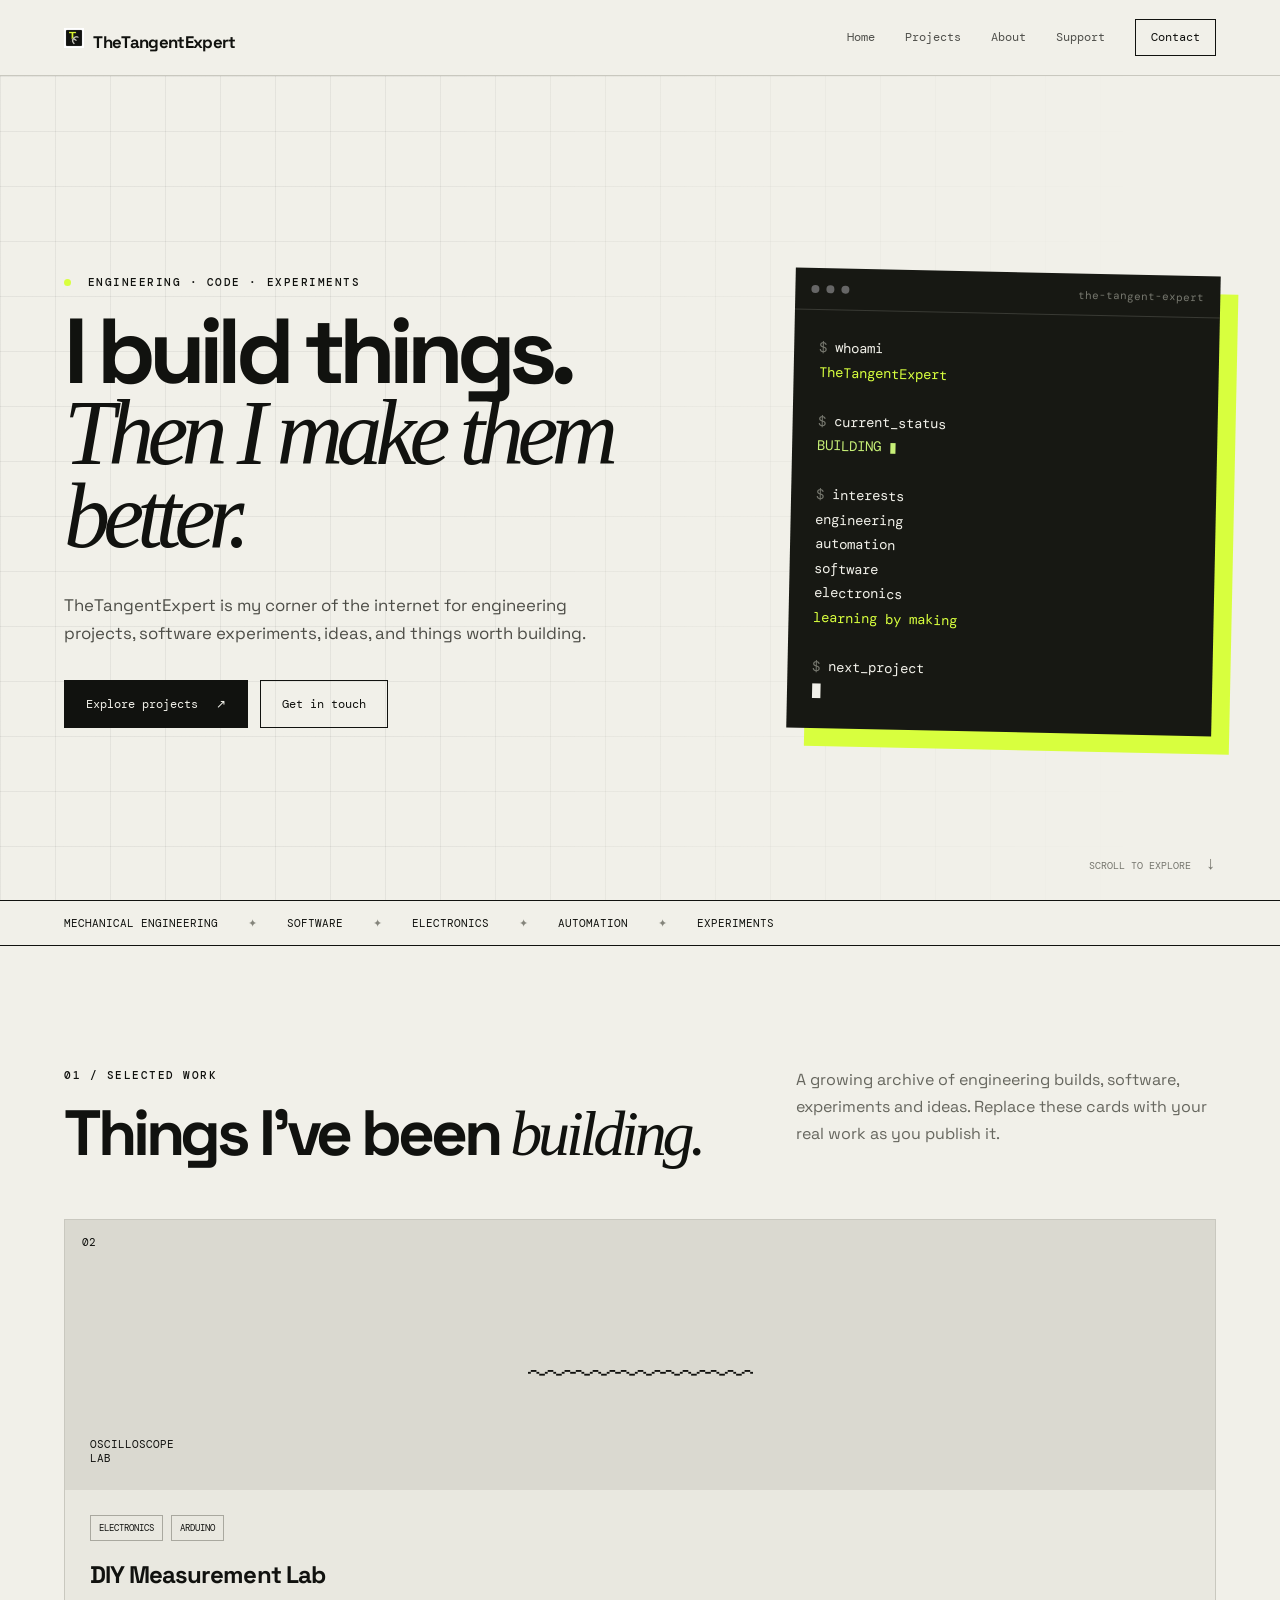
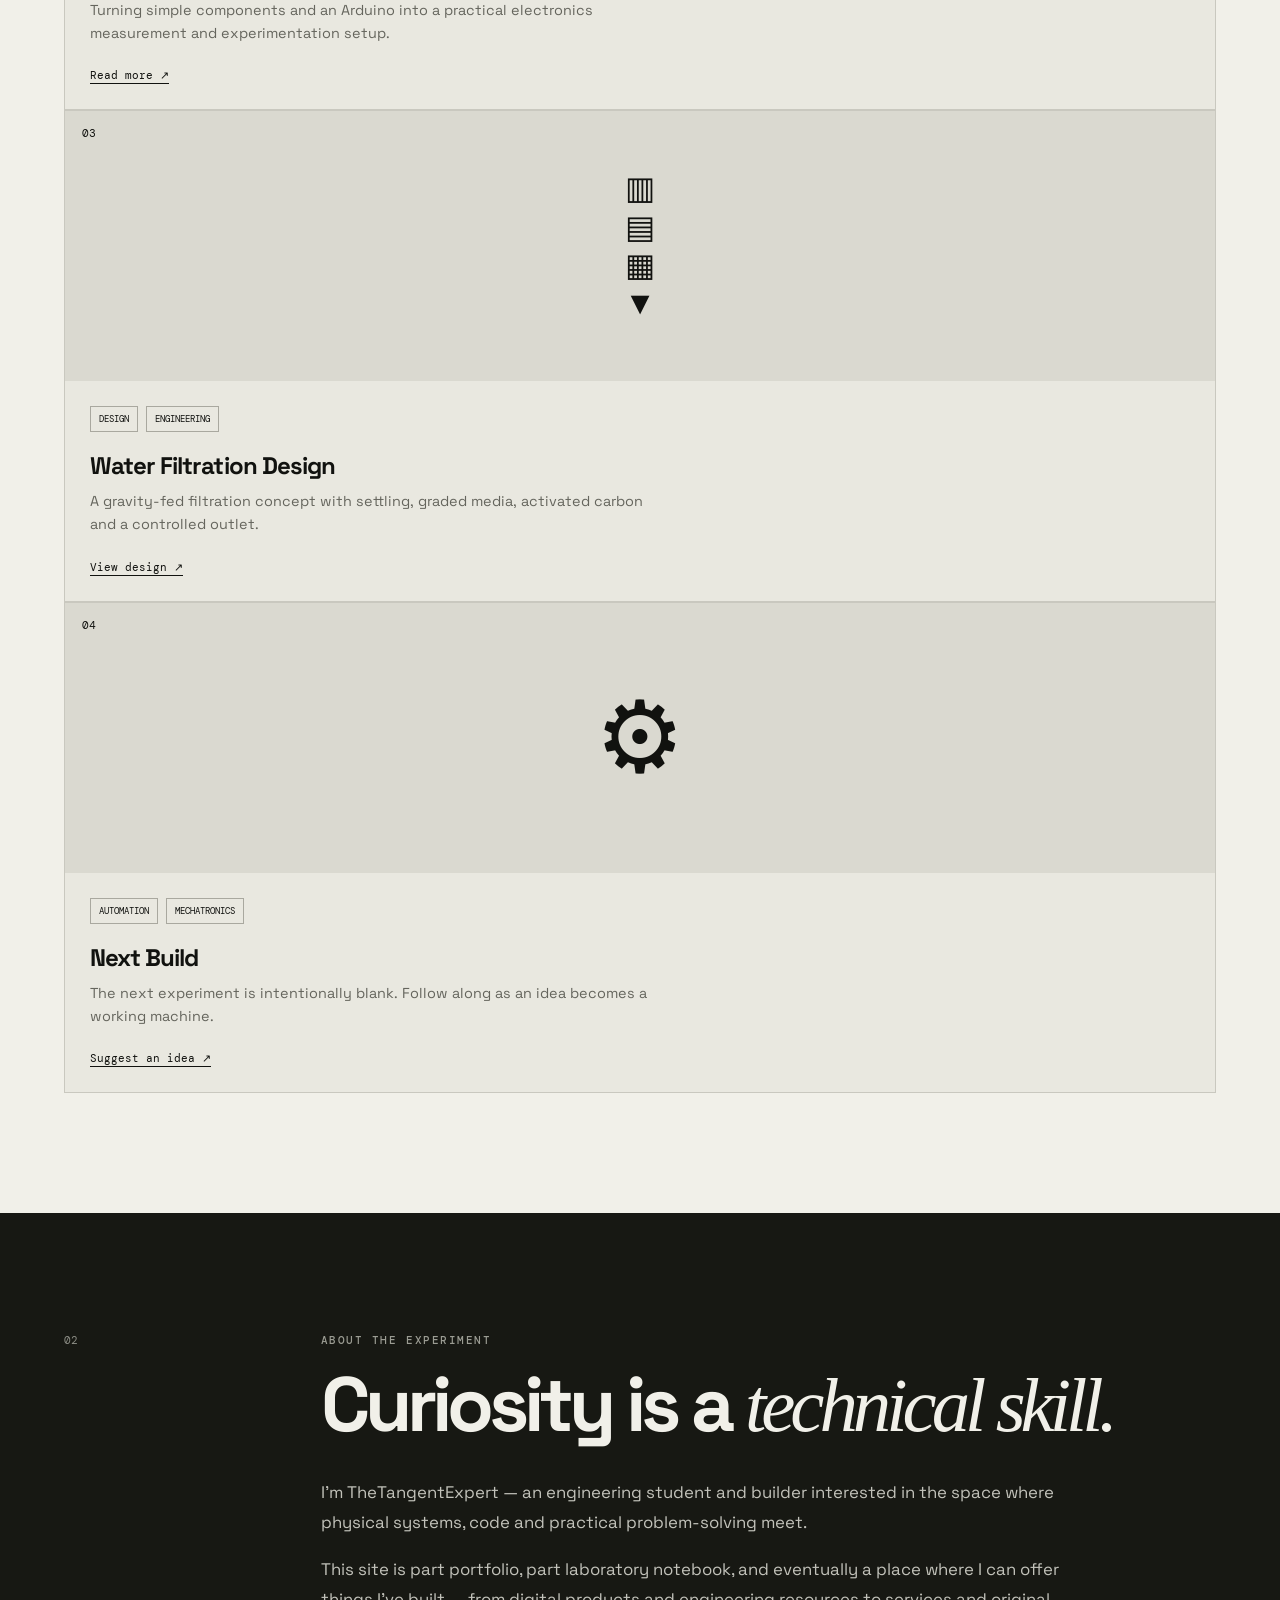
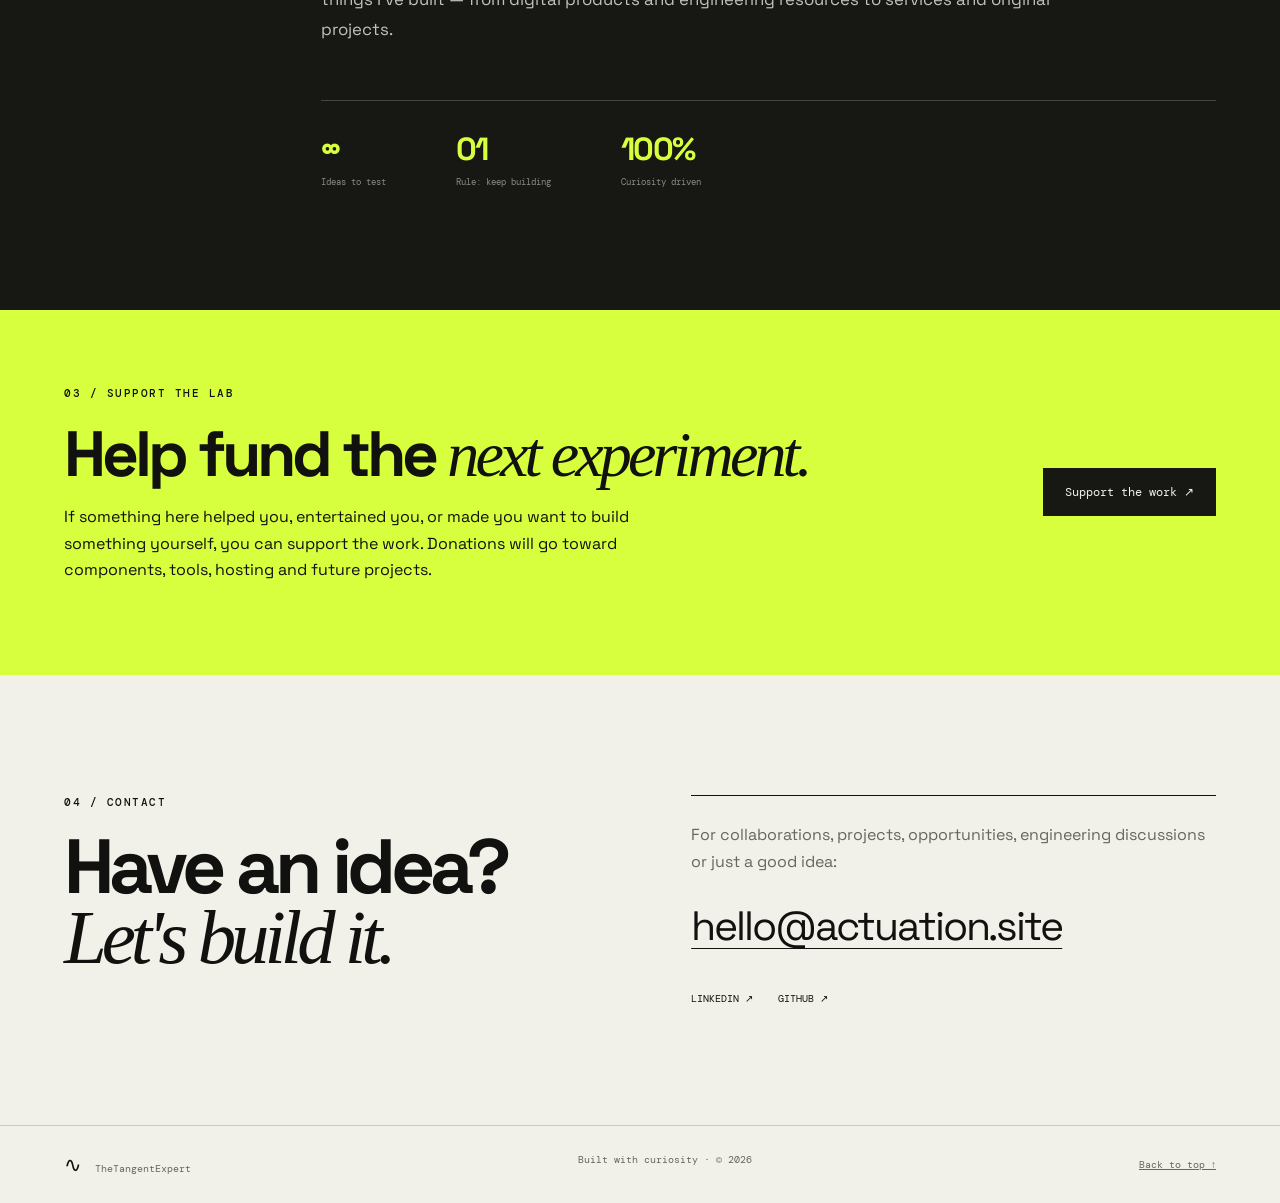
<file: index.html>
<!DOCTYPE html>
<html lang="en">
<head>
  <!-- Google tag (gtag.js) -->
<script async src="https://www.googletagmanager.com/gtag/js?id=G-ZDXHP2GFPJ"></script>
<script>
  window.dataLayer = window.dataLayer || [];
  function gtag(){dataLayer.push(arguments);}
  gtag('js', new Date());

  gtag('config', 'G-ZDXHP2GFPJ');
</script>
  <meta charset="UTF-8">
  <meta name="viewport" content="width=device-width, initial-scale=1.0">
  <meta name="description" content="TheTangentExpert — engineering, experiments, software and projects by Tangeni.">
  <title>TheTangentExpert | Engineering in Motion</title>
  <link rel="icon" href="assets/icon.png" type="image/png">
  <link rel="stylesheet" href="style.css">
</head>
<body>
  <header class="nav">
    <a class="brand" href="/index.html"><span class="brand-mark"><img src="/assets/icon.png" alt="" width="20" height="20"></span> TheTangentExpert</a>
    <nav>
      <a href="/index.html">Home</a>
      <a href="/projects/index.html">Projects</a>
      <a href="/about/index.html">About</a>
      <a href="/support/index.html">Support</a>
      <a class="nav-cta" href="/contact/index.html">Contact</a>
    </nav>
    <button class="menu" aria-label="Open menu">☰</button>
  </header>

  <main id="top">
    <section class="hero">
      <div class="hero-grid"></div>
      <div class="hero-copy">
        <p class="eyebrow"><span></span> ENGINEERING · CODE · EXPERIMENTS</p>
        <h1>I build things.<br><em>Then I make them better.</em></h1>
        <p class="hero-text">TheTangentExpert is my corner of the internet for engineering projects, software experiments, ideas, and things worth building.</p>
        <div class="actions">
          <a class="button primary" href="projects/index.html">Explore projects <span>↗</span></a>
          <a class="button ghost" href="/contact/index.html">Get in touch</a>
        </div>
      </div>
      <div class="hero-card">
        <div class="terminal-top"><i></i><i></i><i></i><span>the-tangent-expert</span></div>
        <pre><span class="muted">$</span> whoami
<span class="accent">TheTangentExpert</span>

<span class="muted">$</span> current_status
<span class="ok">BUILDING ▮</span>

<span class="muted">$</span> interests
engineering
automation
software
electronics
<span class="accent">learning by making</span>

<span class="muted">$</span> next_project
<span class="cursor">█</span></pre>
      </div>
      <div class="scroll-note">SCROLL TO EXPLORE <span>↓</span></div>
    </section>

    <section class="ticker" aria-label="Topics">
      <div>MECHANICAL ENGINEERING</div><span>✦</span><div>SOFTWARE</div><span>✦</span><div>ELECTRONICS</div><span>✦</span><div>AUTOMATION</div><span>✦</span><div>EXPERIMENTS</div>
    </section>

    <section id="projects" class="section projects">
      <div class="section-head">
        <div>
          <p class="eyebrow">01 / SELECTED WORK</p>
          <h2>Things I've been <em>building.</em></h2>
        </div>
        <p class="section-intro">A growing archive of engineering builds, software, experiments and ideas. Replace these cards with your real work as you publish it.</p>
      </div>

        </article>
        <article class="project">
          <div class="project-art oscilloscope"><span>02</span><div class="wave">〰〰〰〰〰</div><b>OSCILLOSCOPE<br>LAB</b></div>
          <div class="project-body">
            <div class="tags"><span>ELECTRONICS</span><span>ARDUINO</span></div>
            <h3>DIY Measurement Lab</h3>
            <p>Turning simple components and an Arduino into a practical electronics measurement and experimentation setup.</p>
            <a href="#contact">Read more ↗</a>
          </div>
        </article>
        <article class="project">
          <div class="project-art filter"><span>03</span><div class="tank">▥<br>▤<br>▦<br>▼</div></div>
          <div class="project-body">
            <div class="tags"><span>DESIGN</span><span>ENGINEERING</span></div>
            <h3>Water Filtration Design</h3>
            <p>A gravity-fed filtration concept with settling, graded media, activated carbon and a controlled outlet.</p>
            <a href="#contact">View design ↗</a>
          </div>
        </article>
        <article class="project">
          <div class="project-art automation"><span>04</span><div class="gear">⚙</div></div>
          <div class="project-body">
            <div class="tags"><span>AUTOMATION</span><span>MECHATRONICS</span></div>
            <h3>Next Build</h3>
            <p>The next experiment is intentionally blank. Follow along as an idea becomes a working machine.</p>
            <a href="#contact">Suggest an idea ↗</a>
          </div>
        </article>
      </div>
    </section>

    <section id="about" class="section about">
      <div class="about-number">02</div>
      <div class="about-copy">
        <p class="eyebrow">ABOUT THE EXPERIMENT</p>
        <h2>Curiosity is a <em>technical skill.</em></h2>
        <p>I’m TheTangentExpert — an engineering student and builder interested in the space where physical systems, code and practical problem-solving meet.</p>
        <p>This site is part portfolio, part laboratory notebook, and eventually a place where I can offer things I've built — from digital products and engineering resources to services and original projects.</p>
        <div class="stats">
          <div><strong>∞</strong><span>Ideas to test</span></div>
          <div><strong>01</strong><span>Rule: keep building</span></div>
          <div><strong>100%</strong><span>Curiosity driven</span></div>
        </div>
      </div>
    </section>

    <section id="support" class="support">
      <div class="support-inner">
        <div>
          <p class="eyebrow">03 / SUPPORT THE LAB</p>
          <h2>Help fund the <em>next experiment.</em></h2>
          <p>If something here helped you, entertained you, or made you want to build something yourself, you can support the work. Donations will go toward components, tools, hosting and future projects.</p>
        </div>
        <a class="button light" href="mailto:hello@actuation.site?subject=Support%20TheTangentExpert">Support the work ↗</a>
      </div>
    </section>

    <section id="contact" class="section contact">
      <div>
        <p class="eyebrow">04 / CONTACT</p>
        <h2>Have an idea?<br><em>Let's build it.</em></h2>
      </div>
      <div class="contact-card">
        <p>For collaborations, projects, opportunities, engineering discussions or just a good idea:</p>
        <a class="email" href="mailto:hello@actuation.site">hello@actuation.site</a>
        <div class="contact-links">
          <a href="https://www.linkedin.com/" target="_blank" rel="noopener">LinkedIn ↗</a>
          <a href="https://github.com/" target="_blank" rel="noopener">GitHub ↗</a>
        </div>
      </div>
    </section>
  </main>

  <footer>
    <div><span class="brand-mark">∿</span> TheTangentExpert</div>
    <p>Built with curiosity · © 2026</p>
    <a href="#top">Back to top ↑</a>
  </footer>
  <script src="script.js"></script>
</body>
</html>
</file>
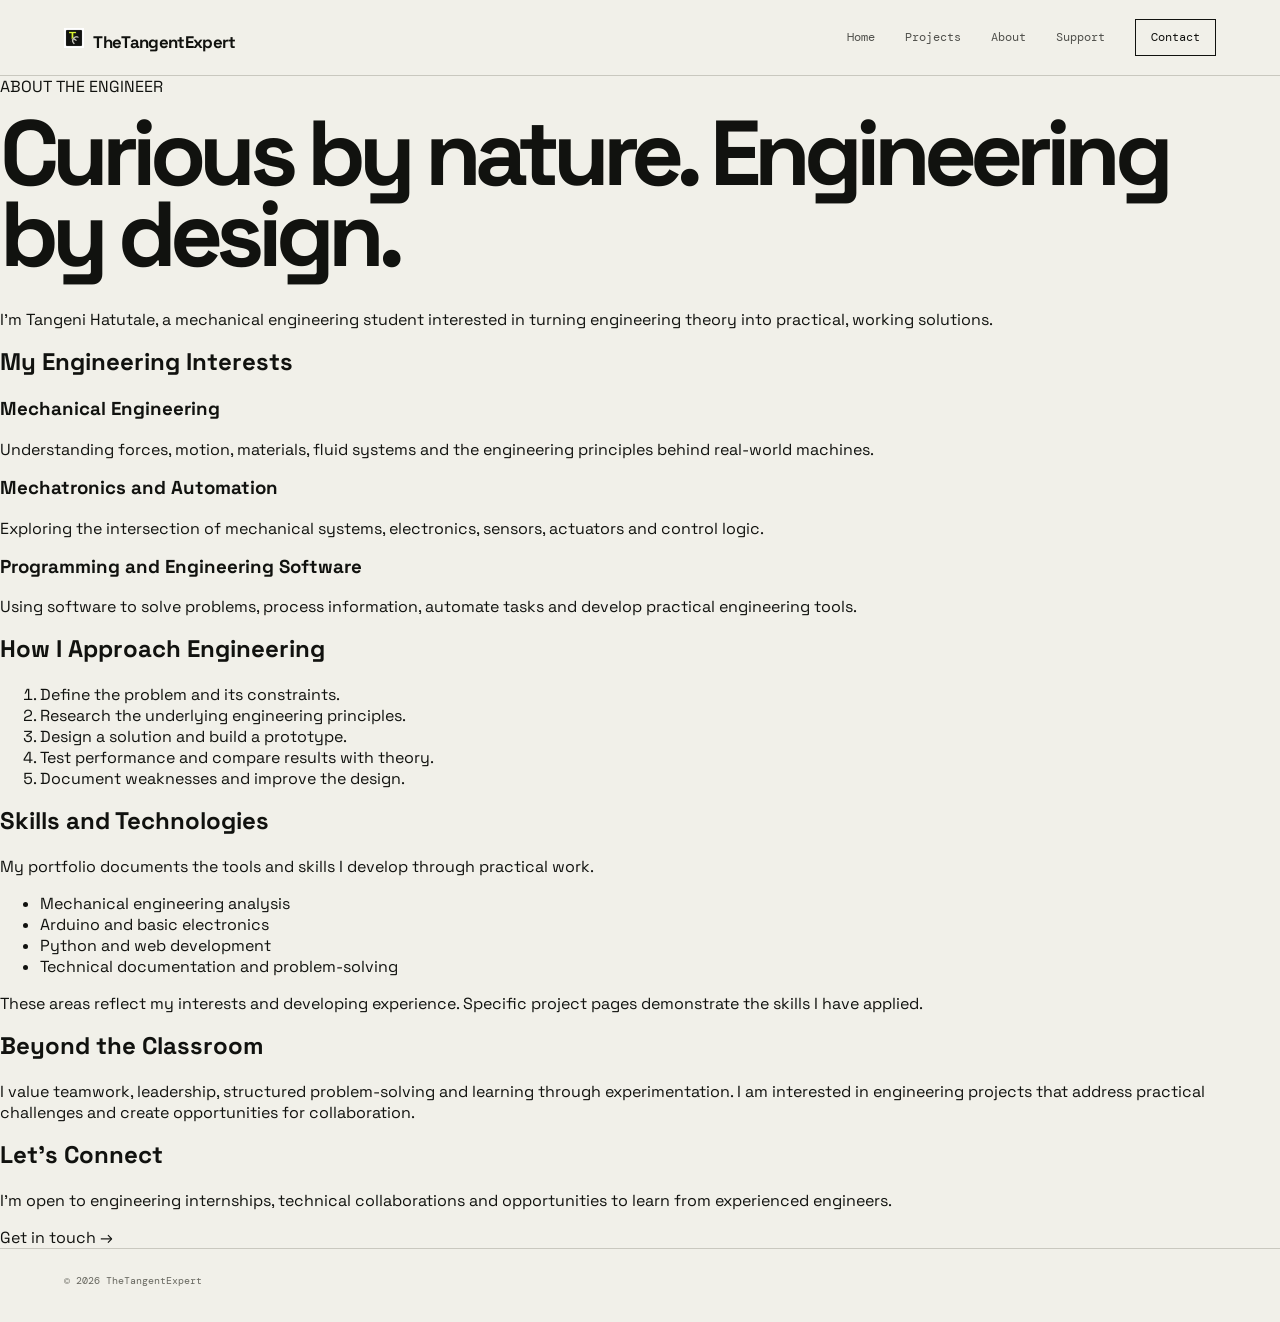
<file: about/index.html>
<!DOCTYPE html>
<html lang="en">
<head>
  <!-- Google tag (gtag.js) -->
<script async src="https://www.googletagmanager.com/gtag/js?id=G-ZDXHP2GFPJ"></script>
<script>
  window.dataLayer = window.dataLayer || [];
  function gtag(){dataLayer.push(arguments);}
  gtag('js', new Date());

  gtag('config', 'G-ZDXHP2GFPJ');
</script>
  <meta charset="UTF-8">
  <meta name="viewport" content="width=device-width, initial-scale=1">
  <meta name="description" content="Learn about Tangeni Hatutale, a mechanical engineering student interested in mechatronics, industrial automation, electronics and software.">
  <title>About Me | TheTangentExpert</title>
  <link rel="stylesheet" href="../style.css">
</head>
<body>
   <header class="nav">
    <a class="brand" href="../index.html"><span class="brand-mark"><img src="../assets/icon.png" alt="" width="20" height="20"></span> TheTangentExpert</a>
    <nav>
      <a href="../index.html">Home</a>
      <a href="../projects/index.html">Projects</a>
      <a href="/index.html">About</a>
      <a href="../support/index.html">Support</a>
      <a class="nav-cta" href="../contact/index.html">Contact</a>
    </nav>
    <button class="menu" aria-label="Open menu">☰</button>
  </header>

  <main>
    <section>
      <p>ABOUT THE ENGINEER</p>
      <h1>Curious by nature. Engineering by design.</h1>
      <p>
        I'm Tangeni Hatutale, a mechanical engineering student
        interested in turning engineering theory into practical,
        working solutions.
      </p>
    </section>

    <section>
      <h2>My Engineering Interests</h2>
      <article>
        <h3>Mechanical Engineering</h3>
        <p>
          Understanding forces, motion, materials, fluid systems
          and the engineering principles behind real-world machines.
        </p>
      </article>

      <article>
        <h3>Mechatronics and Automation</h3>
        <p>
          Exploring the intersection of mechanical systems,
          electronics, sensors, actuators and control logic.
        </p>
      </article>

      <article>
        <h3>Programming and Engineering Software</h3>
        <p>
          Using software to solve problems, process information,
          automate tasks and develop practical engineering tools.
        </p>
      </article>
    </section>

    <section>
      <h2>How I Approach Engineering</h2>
      <ol>
        <li>Define the problem and its constraints.</li>
        <li>Research the underlying engineering principles.</li>
        <li>Design a solution and build a prototype.</li>
        <li>Test performance and compare results with theory.</li>
        <li>Document weaknesses and improve the design.</li>
      </ol>
    </section>

    <section>
      <h2>Skills and Technologies</h2>
      <p>
        My portfolio documents the tools and skills I develop
        through practical work.
      </p>
      <ul>
        <li>Mechanical engineering analysis</li>
        <li>Arduino and basic electronics</li>
        <li>Python and web development</li>
        <li>Technical documentation and problem-solving</li>
      </ul>
      <p>
        These areas reflect my interests and developing experience.
        Specific project pages demonstrate the skills I have applied.
      </p>
    </section>

    <section>
      <h2>Beyond the Classroom</h2>
      <p>
        I value teamwork, leadership, structured problem-solving
        and learning through experimentation. I am interested in
        engineering projects that address practical challenges
        and create opportunities for collaboration.
      </p>
    </section>

    <section>
      <h2>Let's Connect</h2>
      <p>
        I'm open to engineering internships, technical collaborations
        and opportunities to learn from experienced engineers.
      </p>
      <a href="../contact/index.html">Get in touch →</a>
    </section>
  </main>

  <footer>
    <p>&copy; 2026 TheTangentExpert</p>
  </footer>
  <script src="../script.js"></script>
</body>
</html>
</file>
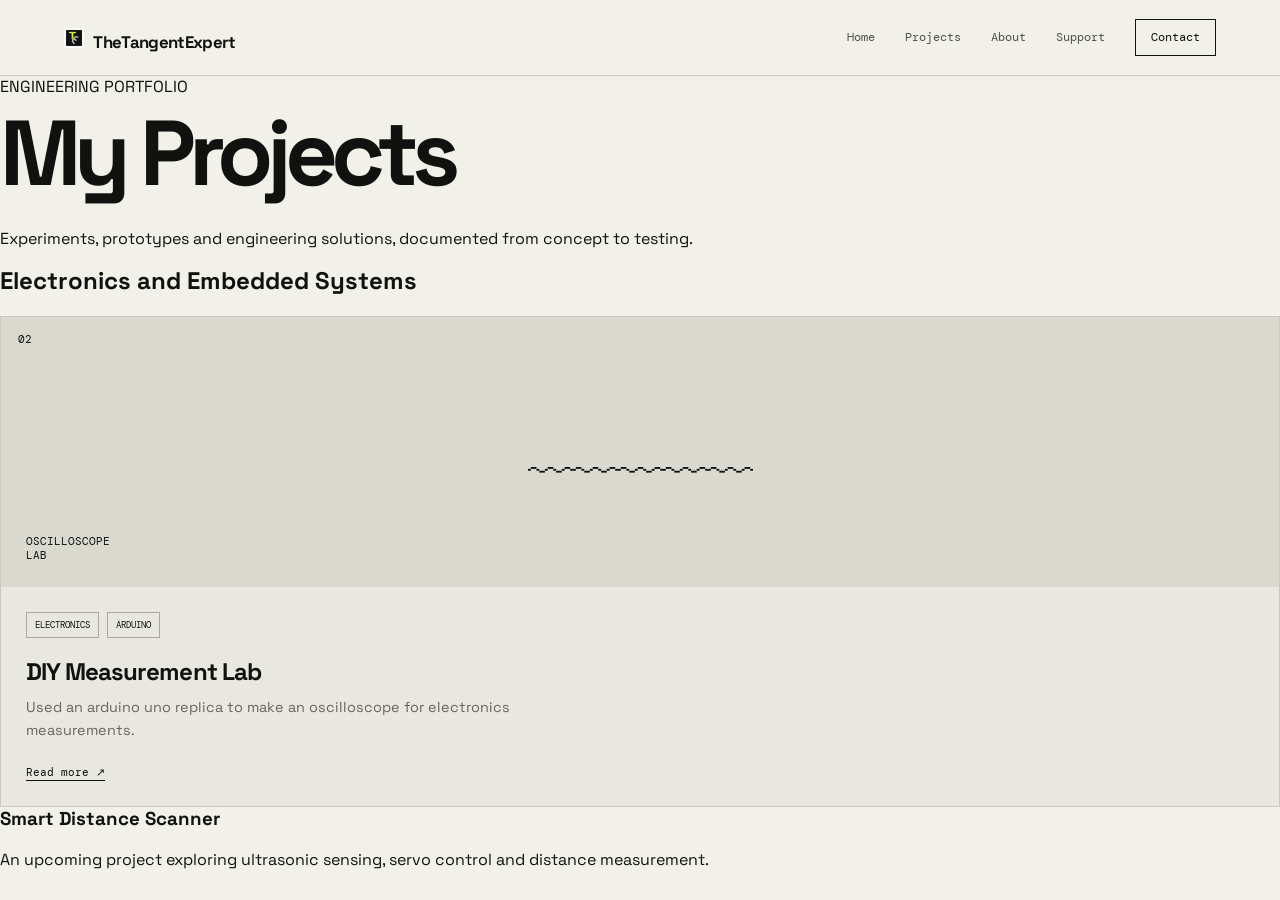
<file: projects/index.html>
<!DOCTYPE html>
<html lang="en">
<head>
    <!-- Google tag (gtag.js) -->
<script async src="https://www.googletagmanager.com/gtag/js?id=G-ZDXHP2GFPJ"></script>
<script>
  window.dataLayer = window.dataLayer || [];
  function gtag(){dataLayer.push(arguments);}
  gtag('js', new Date());

  gtag('config', 'G-ZDXHP2GFPJ');
</script>
  <meta charset="UTF-8">
  <meta name="viewport" content="width=device-width, initial-scale=1">
  <meta name="description"
        content="Engineering and technology projects by TheTangentExpert.">
  <title>Projects | TheTangentExpert</title>
  <link rel="icon" href="../assets/favicon.svg" type="image/svg+xml">
  <link rel="stylesheet" href="../style.css">
</head>
 
<body>
   <header class="nav">
    <a class="brand" href="../index.html"><span class="brand-mark"><img src="../assets/icon.png" alt="" width="20" height="20"></span> TheTangentExpert</a>
    <nav>
      <a href="../index.html">Home</a>
      <a href="/index.html">Projects</a>
      <a href="../about/index.html">About</a>
      <a href="../support/index.html">Support</a>
      <a class="nav-cta" href="../contact/index.html">Contact</a>
    </nav>
    <button class="menu" aria-label="Open menu">☰</button>
  </header>


  <main>
    <section>
      <p>ENGINEERING PORTFOLIO</p>
      <h1>My Projects</h1>
      <p>
        Experiments, prototypes and engineering solutions,
        documented from concept to testing.
      </p>
    </section>

    <section>
      <h2>Electronics and Embedded Systems</h2>
 </article>
        <article class="project">
          <div class="project-art oscilloscope"><span>02</span><div class="wave">〰〰〰〰〰</div><b>OSCILLOSCOPE<br>LAB</b></div>
          <div class="project-body">
            <div class="tags"><span>ELECTRONICS</span><span>ARDUINO</span></div>
            <h3>DIY Measurement Lab</h3>
            <p>Used an arduino uno replica to make an oscilloscope for electronics measurements.</p>
            <a href="./signal_lab/index.html">Read more ↗</a>
          </div>
        </article>

      <article>
        <h3>Smart Distance Scanner</h3>
        <p>
          An upcoming project exploring ultrasonic sensing,
          servo control and distance measurement.
        </p>
      </article>
    </section>
  </main>
   <script src="../script.js"></script>
</body>
</html>
</file>
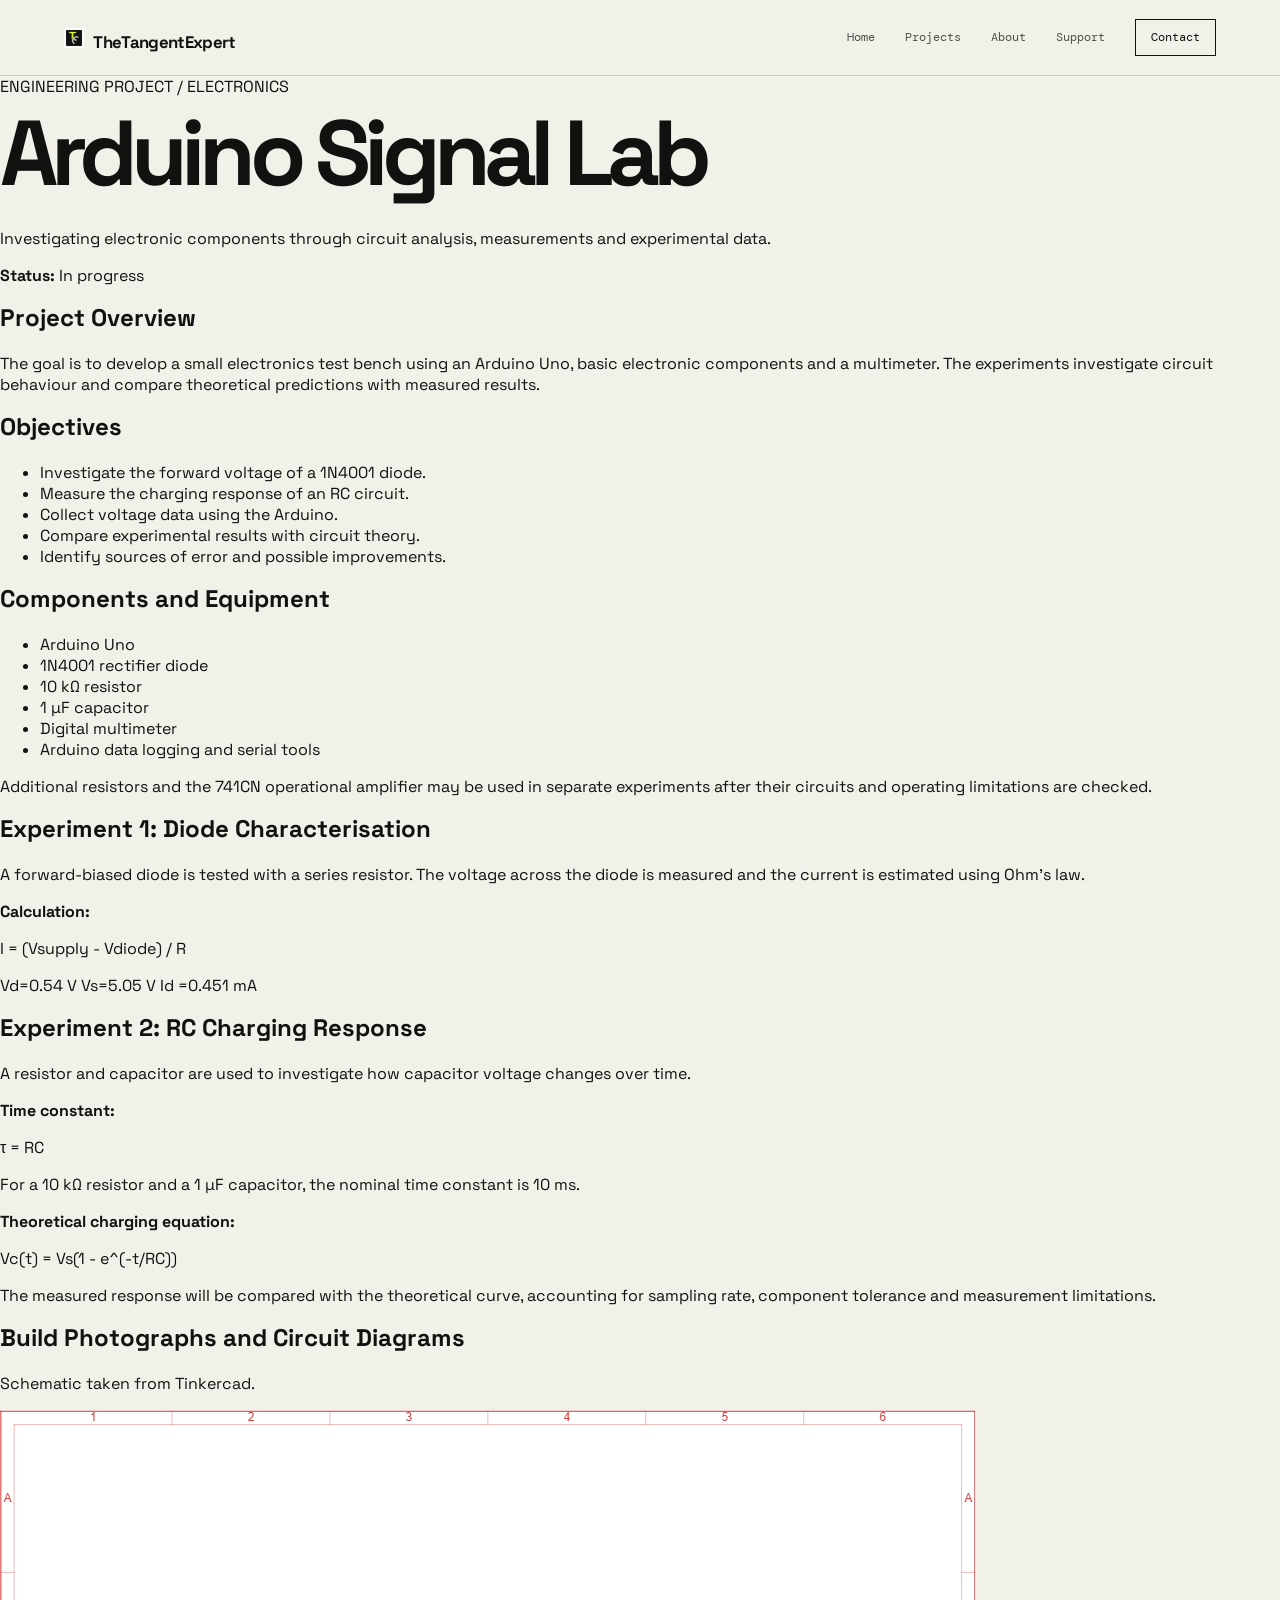
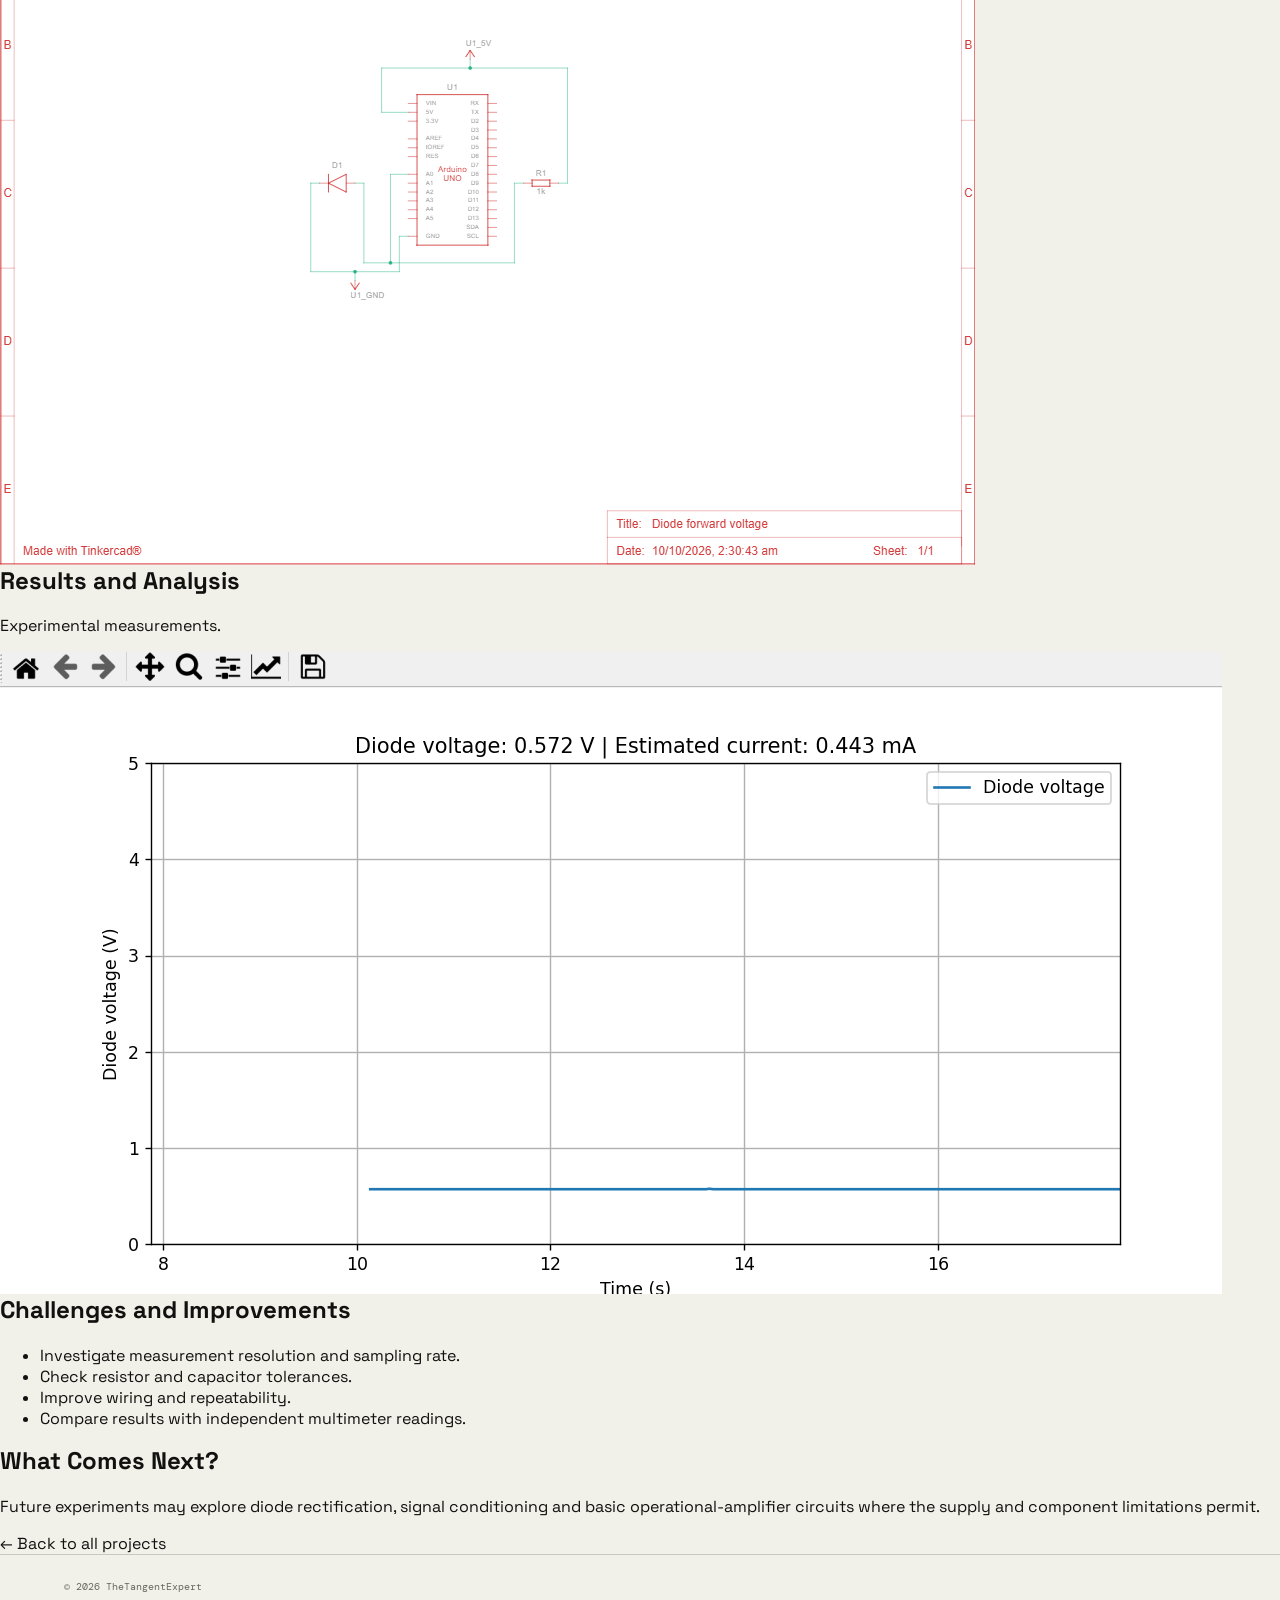
<file: projects/signal_lab/index.html>
<!DOCTYPE html>
<html lang="en">
<head>
  <!-- Google tag (gtag.js) -->
<script async src="https://www.googletagmanager.com/gtag/js?id=G-ZDXHP2GFPJ"></script>
<script>
  window.dataLayer = window.dataLayer || [];
  function gtag(){dataLayer.push(arguments);}
  gtag('js', new Date());

  gtag('config', 'G-ZDXHP2GFPJ');
</script>
  <meta charset="UTF-8">
  <meta name="viewport" content="width=device-width, initial-scale=1">
  <meta name="description" content="Arduino Signal Lab: investigating diode behaviour, RC charging and experimental electronics measurements.">
  <title>Arduino Signal Lab | TheTangentExpert</title>
  <link rel="stylesheet" href="../../style.css">
</head>
<body>
  <header class="nav">
    <a class="brand" href="../../index.html"><span class="brand-mark"><img src="../../assets/icon.png" alt="" width="20" height="20"></span> TheTangentExpert</a>
    <nav>
      <a href="../../index.html">Home</a>
      <a href="../index.html">Projects</a>
      <a href="../../about/index.html">About</a>
      <a href="../../support/index.html">Support</a>
      <a class="nav-cta" href="../../contact/index.html">Contact</a>
    </nav>
    <button class="menu" aria-label="Open menu">☰</button>
  </header>

  <main>
    <section>
      <p>ENGINEERING PROJECT / ELECTRONICS</p>
      <h1>Arduino Signal Lab</h1>
      <p>
        Investigating electronic components through circuit analysis,
        measurements and experimental data.
      </p>
      <p><strong>Status:</strong> In progress</p>
    </section>

    <section>
      <h2>Project Overview</h2>
      <p>
        The goal is to develop a small electronics test bench using
        an Arduino Uno, basic electronic components and a multimeter.
        The experiments investigate circuit behaviour and compare
        theoretical predictions with measured results.
      </p>
    </section>

    <section>
      <h2>Objectives</h2>
      <ul>
        <li>Investigate the forward voltage of a 1N4001 diode.</li>
        <li>Measure the charging response of an RC circuit.</li>
        <li>Collect voltage data using the Arduino.</li>
        <li>Compare experimental results with circuit theory.</li>
        <li>Identify sources of error and possible improvements.</li>
      </ul>
    </section>

    <section>
      <h2>Components and Equipment</h2>
      <ul>
        <li>Arduino Uno</li>
        <li>1N4001 rectifier diode</li>
        <li>10 kΩ resistor</li>
        <li>1 µF capacitor</li>
        <li>Digital multimeter</li>
        <li>Arduino data logging and serial tools</li>
      </ul>
      <p>
        Additional resistors and the 741CN operational amplifier
        may be used in separate experiments after their circuits
        and operating limitations are checked.
      </p>
    </section>

    <section>
      <h2>Experiment 1: Diode Characterisation</h2>
      <p>
        A forward-biased diode is tested with a series resistor.
        The voltage across the diode is measured and the current
        is estimated using Ohm's law.
      </p>
      <p><strong>Calculation:</strong></p>
      <p>
        I = (Vsupply - Vdiode) / R
      </p>
      <p>
        Vd=0.54 V
        Vs=5.05 V
        Id =0.451 mA
      </p>
    </section>

    <section>
      <h2>Experiment 2: RC Charging Response</h2>
      <p>
        A resistor and capacitor are used to investigate how
        capacitor voltage changes over time.
      </p>
      <p><strong>Time constant:</strong></p>
      <p>τ = RC</p>
      <p>
        For a 10 kΩ resistor and a 1 µF capacitor, the nominal
        time constant is 10 ms.
      </p>
      <p><strong>Theoretical charging equation:</strong></p>
      <p>Vc(t) = Vs(1 - e^(-t/RC))</p>
      <p>
        The measured response will be compared with the theoretical
        curve, accounting for sampling rate, component tolerance
        and measurement limitations.
      </p>
    </section>

    <section>
      <h2>Build Photographs and Circuit Diagrams</h2>
      <p>
        Schematic taken from Tinkercad.
      </p>
      
 <img src="./D_F_V_schem.png" alt="Arduino Signal Lab experimental circuit" style="max-width:100%;height:auto;display:block">
      
    </section>

    <section>
      <h2>Results and Analysis</h2>
      <p>
        Experimental measurements.
      </p>
   <img src="./Diode_forward_voltage.png" alt="Arduino Signal Lab experimental circuit" style="max-width:100%;height:auto;display:block">
    </section>

    <section>
      <h2>Challenges and Improvements</h2>
      <ul>
        <li>Investigate measurement resolution and sampling rate.</li>
        <li>Check resistor and capacitor tolerances.</li>
        <li>Improve wiring and repeatability.</li>
        <li>Compare results with independent multimeter readings.</li>
      </ul>
    </section>

    <section>
      <h2>What Comes Next?</h2>
      <p>
        Future experiments may explore diode rectification,
        signal conditioning and basic operational-amplifier
        circuits where the supply and component limitations permit.
      </p>
      <a href="../index.html">← Back to all projects</a>
    </section>
  </main>

  <footer>
    <p>&copy; 2026 TheTangentExpert</p>
  </footer>
  <script src="../../script.js"></script>
</body>
</html>
</file>
<file: style.css>
@import url('https://fonts.googleapis.com/css2?family=DM+Mono:wght@400;500&family=Space+Grotesk:wght@400;500;600;700&display=swap');

:root{--ink:#11120f;--paper:#f1f0e9;--muted:#76766e;--line:#c9c8bf;--acid:#d8ff3e;--white:#fff}
*{box-sizing:border-box}html{scroll-behavior:smooth}body{margin:0;background:var(--paper);color:var(--ink);font-family:"Space Grotesk",sans-serif}a{color:inherit;text-decoration:none}.nav{height:76px;border-bottom:1px solid var(--line);display:flex;align-items:center;justify-content:space-between;padding:0 5vw;position:sticky;top:0;background:rgba(241,240,233,.92);backdrop-filter:blur(14px);z-index:10}.brand{font-weight:700;letter-spacing:-.04em;font-size:1.05rem}.brand-mark{font-size:1.8rem;display:inline-block;margin-right:7px}.nav nav{display:flex;gap:30px;align-items:center;font-family:"DM Mono",monospace;font-size:.72rem}.nav nav a{opacity:.72}.nav nav a:hover{opacity:1}.nav-cta{border:1px solid var(--ink);padding:10px 15px;opacity:1!important}.menu{display:none;background:none;border:0;font-size:1.5rem}.hero{min-height:calc(100vh - 76px);padding:10vh 5vw 7vh;display:grid;grid-template-columns:1.2fr .8fr;align-items:center;gap:7vw;position:relative;overflow:hidden}.hero-grid{position:absolute;inset:0;background-image:linear-gradient(rgba(17,18,15,.055) 1px,transparent 1px),linear-gradient(90deg,rgba(17,18,15,.055) 1px,transparent 1px);background-size:55px 55px;mask-image:linear-gradient(90deg,#000 30%,transparent 90%);pointer-events:none}.hero-copy,.hero-card{position:relative;z-index:1}.eyebrow{font-family:"DM Mono",monospace;font-size:.68rem;letter-spacing:.14em;font-weight:500;margin:0 0 22px}.eyebrow span{display:inline-block;width:7px;height:7px;background:var(--acid);border-radius:50%;margin-right:8px}h1,h2,h3,p{margin-top:0}h1{font-size:clamp(3.5rem,7.2vw,7.8rem);line-height:.88;letter-spacing:-.075em;margin-bottom:34px}h1 em,h2 em{font-family:Georgia,serif;font-weight:400}.hero-text{max-width:570px;font-size:1.05rem;line-height:1.7;color:#4d4d47}.actions{display:flex;gap:12px;margin-top:32px}.button{display:inline-flex;align-items:center;gap:18px;padding:15px 21px;font-family:"DM Mono",monospace;font-size:.73rem;border:1px solid var(--ink)}.button.primary{background:var(--ink);color:var(--paper)}.button.primary:hover{background:#33342f}.button.ghost:hover{background:var(--white)}.hero-card{background:#171813;color:#f1f0e9;box-shadow:18px 18px 0 var(--acid);max-width:510px;justify-self:end;width:100%;transform:rotate(1.2deg)}.terminal-top{height:42px;border-bottom:1px solid #393a34;display:flex;align-items:center;gap:7px;padding:0 16px;font:11px "DM Mono",monospace;color:#77786f}.terminal-top i{width:8px;height:8px;border-radius:50%;background:#666}.terminal-top span{margin-left:auto}.hero-card pre{font:14px/1.75 "DM Mono",monospace;padding:25px;margin:0}.muted{color:#77786f}.accent{color:var(--acid)}.ok{color:#c7ef77}.cursor{animation:blink 1s infinite}@keyframes blink{50%{opacity:0}}.scroll-note{position:absolute;bottom:25px;right:5vw;font:10px "DM Mono",monospace;color:var(--muted)}.scroll-note span{font-size:18px;margin-left:8px}.ticker{display:flex;gap:30px;white-space:nowrap;overflow:hidden;border-top:1px solid var(--ink);border-bottom:1px solid var(--ink);padding:15px 5vw;font:11px "DM Mono",monospace}.ticker span{color:#85857c}.section{padding:120px 5vw}.section-head{display:grid;grid-template-columns:1fr 420px;gap:60px;align-items:end;margin-bottom:55px}.section h2{font-size:clamp(2.8rem,5vw,5.2rem);line-height:.92;letter-spacing:-.065em;margin:0}.section-intro{line-height:1.7;color:#66665e}.project-grid{display:grid;grid-template-columns:1.2fr 1fr;gap:24px}.project{border:1px solid var(--line);background:#e9e8e0}.project:hover{transform:translateY(-5px);transition:.25s}.project.featured{grid-row:span 2}.project-art{height:270px;position:relative;overflow:hidden;background:#dad9d0;display:flex;align-items:center;justify-content:center}.featured .project-art{height:420px}.project-art>span{position:absolute;left:17px;top:15px;font:11px "DM Mono",monospace}.nodes{font:25px/1.5 "DM Mono";letter-spacing:7px;transform:rotate(-8deg)}.wave{font:30px "DM Mono";transform:scaleX(1.5);position:absolute;top:50%;animation:float 3s ease-in-out infinite}.oscilloscope b{font:11px "DM Mono";position:absolute;bottom:25px;left:25px}.tank{font:32px/1.2 "DM Mono";text-align:center}.gear{font-size:100px}.project-body{padding:25px}.tags{display:flex;gap:8px;flex-wrap:wrap;margin-bottom:18px}.tags span{font:9px "DM Mono";border:1px solid #a9a89f;padding:6px 8px}.project h3{font-size:1.5rem;letter-spacing:-.04em;margin-bottom:9px}.project p{font-size:.9rem;line-height:1.6;color:#65655d;max-width:580px}.project-body a{display:inline-block;font:11px "DM Mono";margin-top:9px;text-decoration:underline;text-underline-offset:4px}.about{background:#171813;color:#f1f0e9;display:grid;grid-template-columns:180px 1fr;gap:6vw}.about .eyebrow{color:#9b9c93}.about-number{font:11px "DM Mono";color:#8b8c84}.about-copy{max-width:900px}.about h2{font-size:clamp(3rem,6vw,6.3rem);margin-bottom:35px}.about-copy>p:not(.eyebrow){font-size:1.05rem;line-height:1.8;color:#c2c2ba;max-width:750px}.stats{display:flex;gap:70px;border-top:1px solid #44453e;margin-top:55px;padding-top:28px}.stats strong{display:block;font-size:2rem;letter-spacing:-.05em;color:var(--acid)}.stats span{font:9px "DM Mono";color:#8b8c84}.support{background:var(--acid);padding:75px 5vw}.support-inner{max-width:1200px;margin:auto;display:flex;align-items:center;justify-content:space-between;gap:50px}.support h2{font-size:clamp(2.5rem,5vw,5rem);letter-spacing:-.06em;line-height:.92;margin-bottom:20px}.support p{max-width:650px;line-height:1.65}.button.light{background:#171813;color:#f1f0e9;border-color:#171813}.contact{display:grid;grid-template-columns:1fr 1fr;gap:8vw}.contact h2{font-size:clamp(3rem,6vw,6.3rem)}.contact-card{align-self:end;border-top:1px solid var(--ink);padding-top:25px}.contact-card p{color:#66665e;line-height:1.7}.email{font-size:clamp(1.7rem,3.2vw,3.2rem);letter-spacing:-.05em;display:block;margin:25px 0 40px;text-decoration:underline;text-decoration-thickness:1px;text-underline-offset:8px}.contact-links{display:flex;gap:25px;font:10px "DM Mono";text-transform:uppercase}.contact-links a:hover{text-decoration:underline}footer{border-top:1px solid var(--line);padding:25px 5vw;display:flex;justify-content:space-between;align-items:center;font:10px "DM Mono";color:#67675f}footer .brand-mark{font-size:1.3rem;color:var(--ink)}footer a{text-decoration:underline}@keyframes float{50%{transform:scaleX(1.5) translateY(-8px)}}@media(max-width:850px){.nav nav{display:none}.menu{display:block}.hero{grid-template-columns:1fr;padding-top:70px}.hero-card{justify-self:start;margin-top:35px}.scroll-note{display:none}.section-head,.project-grid,.contact{grid-template-columns:1fr}.featured{grid-row:auto}.featured .project-art,.project-art{height:290px}.about{grid-template-columns:1fr}.about-number{display:none}.support-inner{display:block}.support .button{margin-top:25px}.stats{gap:30px;flex-wrap:wrap}}@media(max-width:520px){.nav{padding:0 20px}.hero,.section{padding-left:20px;padding-right:20px}.hero{padding-top:55px}.hero-card{box-shadow:8px 8px 0 var(--acid)}h1{font-size:3.4rem}.ticker{padding-left:20px}.section{padding-top:80px;padding-bottom:80px}.stats{gap:22px}footer{padding:22px 20px;gap:15px;flex-wrap:wrap}}
</file>
